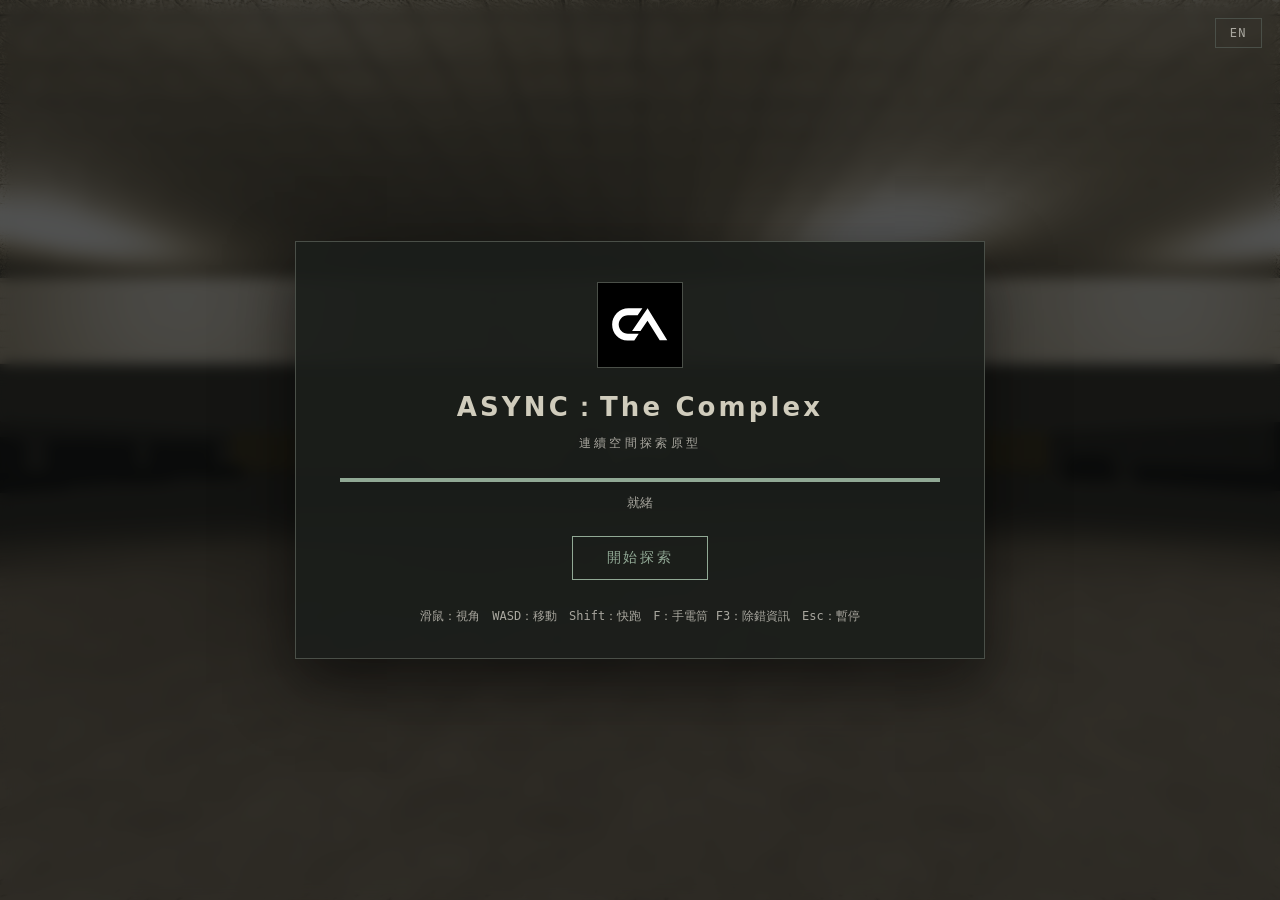
<file: index.html>
<!doctype html>
<html lang="zh-Hant">
  <head>
    <meta charset="utf-8" />
    <meta name="viewport" content="width=device-width, initial-scale=1, viewport-fit=cover" />
    <title>ASYNC: THE COMPLEX</title>
    <link rel="icon" href="./logo.svg" type="image/svg+xml" />
    <script type="module" crossorigin src="./assets/main-CuVDkfx7.js"></script>
    <link rel="modulepreload" crossorigin href="./assets/i18n-CMuPQROk.js">
    <link rel="stylesheet" crossorigin href="./assets/i18n-BXhKF2zB.css">
  </head>
  <body>
    <div id="app"></div>
  </body>
</html>
</file>
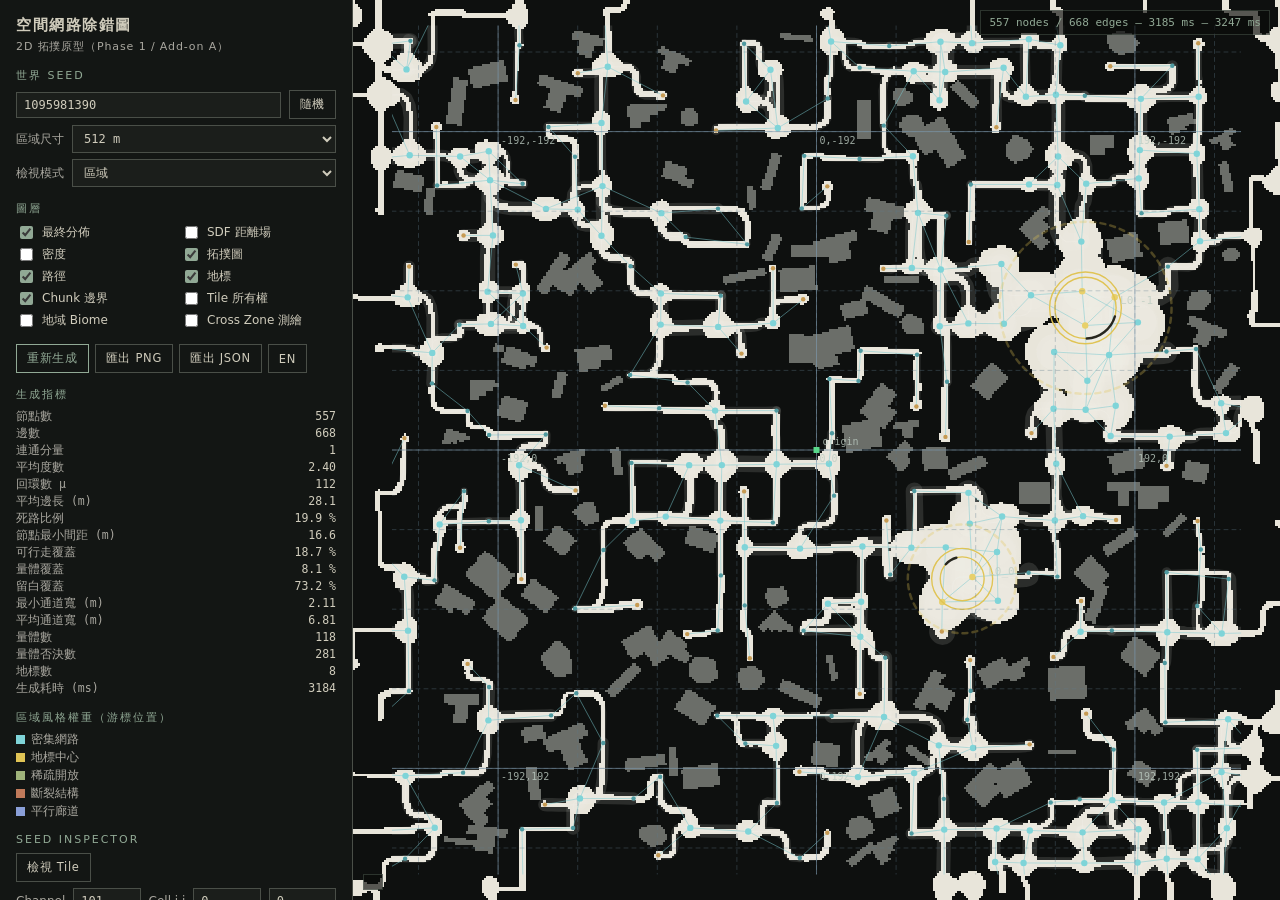
<file: map.html>
<!doctype html>
<html lang="zh-Hant">
  <head>
    <meta charset="utf-8" />
    <meta name="viewport" content="width=device-width, initial-scale=1" />
    <title>ASYNC — Spatial Map Debug</title>
    <link rel="icon" href="./logo.svg" type="image/svg+xml" />
    <script type="module" crossorigin src="./assets/map-CxUl1yeL.js"></script>
    <link rel="modulepreload" crossorigin href="./assets/i18n-CMuPQROk.js">
    <link rel="stylesheet" crossorigin href="./assets/i18n-BXhKF2zB.css">
    <link rel="stylesheet" crossorigin href="./assets/map-BFe6jXVp.css">
  </head>
  <body>
    <div id="map-app"></div>
  </body>
</html>
</file>
<file: assets/i18n-BXhKF2zB.css>
:root{--ui-ink:#242825;--ui-ink-2:#1b1e1b;--ui-concrete:#a9a79f;--ui-paper:#d0ccbc;--ui-monitor:#91a995;--ui-amber:#c69a52;--ui-alert:#a64f45;--ui-line:#4a4f48;--ui-panel:#1b1e1beb;--ui-mono:Consolas, "Cascadia Mono", "SFMono-Regular", Menlo, monospace;--ui-sans:"Segoe UI", "Noto Sans TC", "Microsoft JhengHei", system-ui, sans-serif}html,body,#app{width:100%;height:100%;margin:0;padding:0}body{color:var(--ui-paper);font-family:var(--ui-sans);-webkit-font-smoothing:antialiased;background:#0d0f0e;overflow:hidden}#app{position:relative}.viewport{position:absolute;inset:0}.viewport canvas{touch-action:none;display:block}.screen{-webkit-backdrop-filter:blur(7px);backdrop-filter:blur(7px);z-index:10;background:#0d0f0eb8;place-items:center;display:grid;position:absolute;inset:0}.screen.hidden{display:none}.frame{background:var(--ui-panel);border:1px solid var(--ui-line);text-align:center;width:min(600px,92vw);padding:40px 44px 32px;box-shadow:0 24px 60px #0000008c}.boot-logo{border:1px solid var(--ui-line);background:#000;width:84px;height:84px;margin:0 auto 22px;display:block}.boot-title{letter-spacing:.12em;color:var(--ui-paper);margin:0;font-size:26px;font-weight:600}.boot-subtitle{letter-spacing:.28em;text-transform:uppercase;color:var(--ui-concrete);margin:10px 0 26px;font-size:12px}.boot-progress{background:#33362f;height:4px;margin:0 0 12px;overflow:hidden}.boot-progress-bar{background:var(--ui-monitor);width:0%;height:100%;transition:width .25s ease-out}.boot-status{color:var(--ui-concrete);min-height:18px;margin:0 0 24px;font-size:13px}.ui-button{appearance:none;border:1px solid var(--ui-monitor);color:var(--ui-monitor);font-family:var(--ui-sans);letter-spacing:.18em;cursor:pointer;background:0 0;padding:12px 34px;font-size:14px;transition:background-color .15s,opacity .15s}.ui-button:hover:not(:disabled){background:#91a99524}.ui-button:focus-visible{outline:2px solid var(--ui-amber);outline-offset:2px}.ui-button:disabled{opacity:.35;cursor:default}.boot-hint{color:var(--ui-concrete);font-size:12px;line-height:1.7;font-family:var(--ui-mono);margin:26px 0 0}.lang-toggle{appearance:none;border:1px solid var(--ui-line);color:var(--ui-concrete);font-family:var(--ui-mono);letter-spacing:.12em;cursor:pointer;background:0 0;padding:7px 14px;font-size:12px;position:absolute;top:18px;right:18px}.lang-toggle:hover{border-color:var(--ui-monitor);color:var(--ui-monitor)}.pause-title{letter-spacing:.22em;color:var(--ui-paper);margin:0 0 22px;font-size:22px}.settings-row{color:var(--ui-concrete);align-items:center;gap:14px;margin:14px 0;font-size:13px;display:flex}.settings-row>label{text-align:left;letter-spacing:.06em;flex:0 0 148px}.settings-row input[type=range]{accent-color:var(--ui-monitor);flex:1}.settings-row select{background:var(--ui-ink-2);color:var(--ui-paper);border:1px solid var(--ui-line);font-family:var(--ui-mono);flex:1;padding:6px 8px;font-size:13px}.pause-actions{margin-top:28px}.field-map{z-index:12;color:var(--ui-paper);font-family:var(--ui-mono);background:#0a0e0bf5;display:flex;position:absolute;inset:0}.field-map.hidden{display:none}.field-map-panel{border-right:1px solid var(--ui-line);background:var(--ui-panel);flex:0 0 280px;width:280px;padding:22px 18px;overflow-y:auto}.field-map-panel h2{letter-spacing:.16em;color:var(--ui-monitor);margin:0 0 18px;font-size:18px}.field-map-panel button,.field-map-panel select{border:1px solid var(--ui-line);background:var(--ui-ink-2);color:var(--ui-paper);font:12px var(--ui-mono);cursor:pointer;margin:3px 2px;padding:7px 9px}.field-map-panel button:hover:not(:disabled){border-color:var(--ui-monitor);color:var(--ui-monitor)}.field-map-panel button:disabled{opacity:.45;cursor:default}.field-map-row{flex-wrap:wrap;margin:10px 0;display:flex}.field-map-status{color:var(--ui-concrete);white-space:pre-wrap;margin-top:18px;font-size:12px;line-height:1.7}.field-map-hint{color:var(--ui-concrete);white-space:pre-wrap;margin-top:20px;font-size:11px;line-height:1.7}.field-map-stage{flex:1;min-width:0;position:relative}.field-map-stage>canvas:first-child{cursor:crosshair;width:100%;height:100%;display:block}.field-map-section-canvas{border:1px solid var(--ui-line);background:#101512;width:90%;height:90%;display:none;position:absolute;inset:5%}#crosshair{z-index:5;pointer-events:none;background:#d0ccbcbf;border-radius:50%;width:5px;height:5px;margin:-2.5px 0 0 -2.5px;position:absolute;top:50%;left:50%}.hidden{display:none!important}.stats{z-index:6;pointer-events:none;font-family:var(--ui-mono);color:#b9d7bd;white-space:pre;background:#0a0c0a99;border:1px solid #91a99540;max-width:46ch;padding:8px 10px;font-size:12px;line-height:1.5;position:absolute;top:12px;left:12px}.prompt{z-index:6;pointer-events:none;letter-spacing:.06em;color:var(--ui-paper);background:#0a0c0a8c;border:1px solid #91a99559;padding:6px 12px;font-size:13px;position:absolute;top:58%;left:50%;transform:translate(-50%)}.reader-frame{text-align:left;width:min(680px,92vw)}.reader-title{letter-spacing:.08em;color:var(--ui-paper);border-bottom:1px solid var(--ui-line);margin:0 0 14px;padding-bottom:10px;font-size:17px}.reader-body{font-family:var(--ui-mono);color:var(--ui-concrete);white-space:pre-wrap;max-height:52vh;font-size:13px;line-height:1.75;overflow-y:auto}.reader-hint{letter-spacing:.1em;color:var(--ui-monitor);margin:18px 0 0;font-size:11px}.anomaly-flash{z-index:9;pointer-events:none;opacity:0;background:radial-gradient(circle,#12100c59 0%,#0c0b08f0 72%);position:absolute;inset:0}.anomaly-flash.active{animation:.52s ease-in-out anomaly-flash}@keyframes anomaly-flash{0%{opacity:0}45%{opacity:1}to{opacity:0}}.mobile-controls{z-index:8;pointer-events:none;-webkit-user-select:none;user-select:none;touch-action:none;position:absolute;inset:0}.mobile-controls.hidden{display:none!important}.mobile-keyboard{left:max(14px, env(safe-area-inset-left));bottom:max(16px, env(safe-area-inset-bottom));pointer-events:auto;grid-template-rows:repeat(3,54px);grid-template-columns:repeat(3,54px);gap:7px;display:grid;position:absolute}.mobile-key,.mobile-action,.mobile-speed{appearance:none;color:#f1eee0;font:600 16px var(--ui-mono);touch-action:none;-webkit-backdrop-filter:blur(3px);backdrop-filter:blur(3px);background:#1419189e;border:1px solid #d0ccbc9e;border-radius:8px}.mobile-key.pressed,.mobile-action:active,.mobile-speed:active{color:#101511;background:#91a995b8}.mobile-key-keyw{grid-area:1/2}.mobile-key-keya{grid-area:2/1}.mobile-key-keys{grid-area:2/2}.mobile-key-keyd{grid-area:2/3}.mobile-key-shiftleft{grid-area:3/1/auto/3;font-size:12px}.mobile-key-space{grid-area:3/3;font-size:10px}.mobile-look-pad{color:#d0ccbc73;width:46vw;height:48vh;font:12px var(--ui-sans);pointer-events:auto;touch-action:none;border:1px dashed #d0ccbc29;place-items:center;display:grid;position:absolute;bottom:104px;right:0}.mobile-look-pad.active{background:#91a9950f}.mobile-actions{right:max(12px, env(safe-area-inset-right));bottom:max(14px, env(safe-area-inset-bottom));pointer-events:auto;align-items:flex-end;gap:7px;display:flex;position:absolute}.mobile-action{border-radius:50%;width:46px;height:46px}.mobile-action-keye{width:58px;height:58px}.mobile-speed{width:48px;height:28px;font-size:8px}.pause-visit-title{color:var(--ui-concrete);margin:24px 0 0;font-size:12px;font-weight:400}.biome-visits{flex-wrap:wrap;justify-content:center;gap:10px;margin-top:12px;display:flex}.biome-visits .ui-button{padding:10px 14px;font-size:12px}@media (pointer:coarse),(max-width:700px){.frame{max-height:92dvh;padding:24px 22px 20px;overflow-y:auto}.settings-row>label{flex-basis:112px}.stats{max-width:56vw;font-size:10px}}@media (max-height:500px) and (pointer:coarse){.mobile-look-pad{height:52vh;bottom:76px}.mobile-keyboard{grid-template-rows:repeat(3,46px);grid-template-columns:repeat(3,46px)}}.notice{z-index:6;pointer-events:none;letter-spacing:.05em;color:var(--ui-paper);border-left:2px solid var(--ui-amber);background:#0a0c0aa6;max-width:60ch;padding:8px 14px;font-size:13px;position:absolute;bottom:12%;left:50%;transform:translate(-50%)}
</file>
<file: assets/map-BFe6jXVp.css>
#map-app{display:flex;position:absolute;inset:0}.map-side{border-right:1px solid var(--ui-line);background:#141715f7;flex:0 0 320px;width:320px;padding:16px 16px 28px;font-size:13px;overflow-y:auto}.map-side h1{letter-spacing:.1em;color:var(--ui-paper);margin:0 0 4px;font-size:15px}.map-side .map-subtitle{letter-spacing:.08em;color:var(--ui-concrete);margin:0 0 14px;font-size:11px}.map-group{margin:14px 0}.map-group-title{letter-spacing:.18em;text-transform:uppercase;color:var(--ui-monitor);margin-bottom:7px;font-size:11px}.map-row{align-items:center;gap:8px;margin:6px 0;display:flex}.map-row label{color:var(--ui-concrete);flex:none;font-size:12px}.map-row input[type=number],.map-row select{background:var(--ui-ink-2);min-width:0;color:var(--ui-paper);border:1px solid var(--ui-line);font-family:var(--ui-mono);flex:1;padding:5px 7px;font-size:12px}.map-buttons{flex-wrap:wrap;gap:6px;margin-top:8px;display:flex}.map-button{appearance:none;border:1px solid var(--ui-line);color:var(--ui-paper);font-family:var(--ui-sans);letter-spacing:.06em;cursor:pointer;background:0 0;padding:6px 10px;font-size:11.5px}.map-button:hover,.map-button.primary{border-color:var(--ui-monitor);color:var(--ui-monitor)}.map-checks{grid-template-columns:1fr 1fr;gap:3px 10px;display:grid}.map-check{color:var(--ui-paper);cursor:pointer;align-items:center;gap:6px;font-size:12px;display:flex}.map-check input{accent-color:var(--ui-monitor)}.metrics{font-family:var(--ui-mono);grid-template-columns:1fr auto;gap:2px 10px;font-size:11.5px;display:grid}.metrics .k{color:var(--ui-concrete)}.metrics .v{color:var(--ui-paper);text-align:right}.legend{color:var(--ui-concrete);font-size:11.5px;font-family:var(--ui-mono);gap:3px;display:grid}.legend .sw{vertical-align:-1px;width:9px;height:9px;margin-right:6px;display:inline-block}.map-hint{color:var(--ui-concrete);font-size:11px;font-family:var(--ui-mono);margin-top:16px;line-height:1.6}.map-stage{flex:1;min-width:0;position:relative}.map-stage canvas{cursor:grab;touch-action:none;width:100%;height:100%;display:block;position:absolute;inset:0}.map-stage canvas.dragging{cursor:grabbing}.map-readout{font-family:var(--ui-mono);color:#b9d7bd;white-space:pre;pointer-events:none;background:#0a0c0aa6;border:1px solid #91a99540;padding:7px 9px;font-size:11px;line-height:1.55;position:absolute;bottom:10px;left:10px}.map-status{font-family:var(--ui-mono);color:var(--ui-monitor);pointer-events:none;background:#0a0c0aa6;border:1px solid #91a99540;padding:5px 8px;font-size:11px;position:absolute;top:10px;right:10px}
</file>
